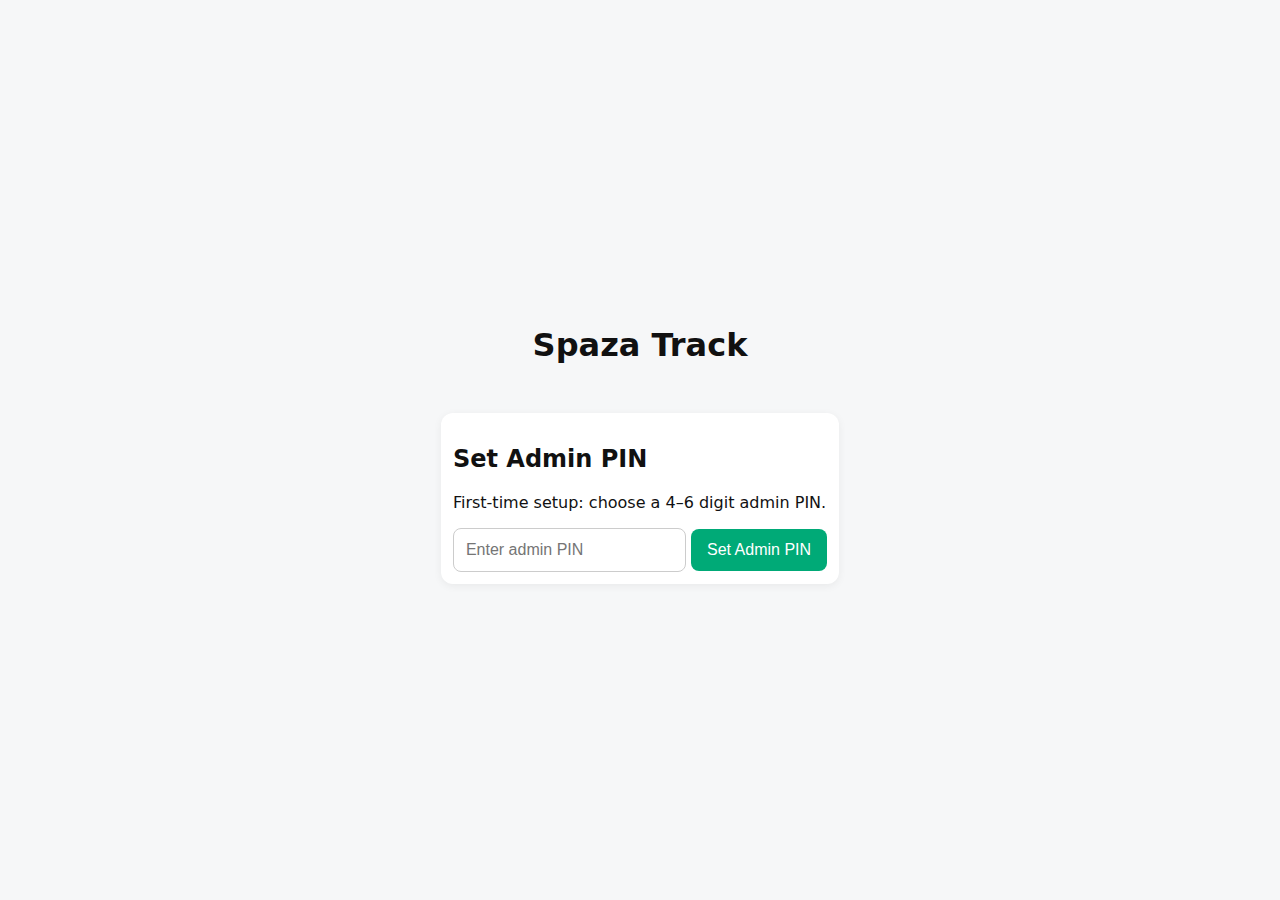
<file: index.html>
<!doctype html>
<html lang="en">
<head>
  <meta charset="utf-8" />
  <meta name="viewport" content="width=device-width, initial-scale=1" />
  <title>Spaza Track</title>
  <link rel="manifest" href="manifest.json" />
  <link rel="stylesheet" href="styles.css" />
  <meta name="theme-color" content="#0a7" />
</head>
<body>
  <div id="auth" class="screen">
    <h1>Spaza Track</h1>
    <div id="pin-setup" class="card">
      <h2>Set Admin PIN</h2>
      <p>First-time setup: choose a 4–6 digit admin PIN.</p>
      <input type="password" id="new-pin" inputmode="numeric" maxlength="6" placeholder="Enter admin PIN" />
      <button id="set-pin-btn" class="primary">Set Admin PIN</button>
    </div>
    <div id="pin-unlock" class="card">
      <h2>Unlock</h2>
      <input type="password" id="pin" inputmode="numeric" maxlength="6" placeholder="Enter PIN" />
      <button id="unlock-btn" class="primary">Unlock</button>
      <p id="pin-error" class="error" aria-live="polite"></p>
    </div>
  </div>

  <div id="app" class="hidden">
    <header>
      <h1>Spaza Track</h1>
      <nav>
        <button class="tab-btn" data-tab="products">Products</button>
        <button class="tab-btn" data-tab="sales">Sales</button>
        <button class="tab-btn" data-tab="summary">Summary</button>
      </nav>
    </header>

    <main>
      <section id="tab-products" class="tab">
        <h2>Products</h2>
        <form id="add-product-form" class="card">
          <label>Name<input id="p-name" required /></label>
          <label>Cost Price (R)<input id="p-cost" type="number" step="0.01" min="0" required /></label>
          <label>Selling Price (R)<input id="p-sell" type="number" step="0.01" min="0" required /></label>
          <label>Quantity<input id="p-qty" type="number" min="0" step="1" max="9999" required /></label>
          <button class="primary" type="submit">Add Product</button>
        </form>

        <div class="card">
          <h3>Stock</h3>
          <div class="filter-row">
            <input id="product-filter" type="search" placeholder="Search products..." aria-label="Search products" />
          </div>
          <table class="list" aria-label="Product list">
            <thead>
              <tr>
                <th>Name</th>
                <th>Cost</th>
                <th>Sell</th>
                <th>Qty</th>
                <th>Actions</th>
              </tr>
            </thead>
            <tbody id="products-tbody"></tbody>
          </table>
        </div>
      </section>

      <section id="tab-sales" class="tab hidden">
        <h2>Record Sale</h2>
        <form id="sale-form" class="card">
          <div class="filter-row">
            <input id="sale-filter" type="search" placeholder="Search products to sell..." aria-label="Search products to sell" />
          </div>
          <label>Product<select id="sale-product" required></select></label>
          <label>Quantity<input id="sale-qty" type="number" min="1" step="1" max="9999" required /></label>
          <button class="primary" type="submit">Sell</button>
        </form>

        <div class="card">
          <h3>Today’s Sales</h3>
          <table class="list" aria-label="Sales list">
            <thead>
              <tr>
                <th>Seller</th>
                <th>Item</th>
                <th>Qty</th>
                <th>Total (R)</th>
                <th id="profit-header">Profit (R)</th>
              </tr>
            </thead>
            <tbody id="sales-tbody"></tbody>
          </table>
        </div>
      </section>

      <section id="tab-summary" class="tab hidden">
        <h2>Daily Summary</h2>
        <div class="card">
          <p id="today-profit" class="profit">Today’s Profit: R0.00</p>
          <p id="stock-alerts" class="alert"></p>
          <button id="refresh-summary" class="secondary">Refresh</button>
        </div>
        <div id="users-card" class="card hidden">
          <h3>Manage Employees</h3>
          <label>Employee Name<input type="text" id="emp-name" placeholder="e.g., John" /></label>
          <label>Employee PIN<input type="password" id="emp-pin" inputmode="numeric" maxlength="6" placeholder="Enter 4–6 digit PIN" /></label>
          <button id="add-emp-btn" class="secondary">Add Employee</button>
          <p id="users-msg" aria-live="polite"></p>
          <ul id="emp-list"></ul>
        </div>
      </section>
    </main>

    <footer>
      <button id="lock-btn" class="secondary">Lock</button>
    </footer>
  </div>

  <script type="module" src="app.js"></script>
  <script>
    if ('serviceWorker' in navigator) {
      window.addEventListener('load', () => {
        const swPath = window.location.pathname.includes('/spaza-track/') ? '/spaza-track/sw.js' : '/sw.js';
        navigator.serviceWorker.register(swPath).catch(console.error);
      });
    }
  </script>
</body>
</html>
</file>
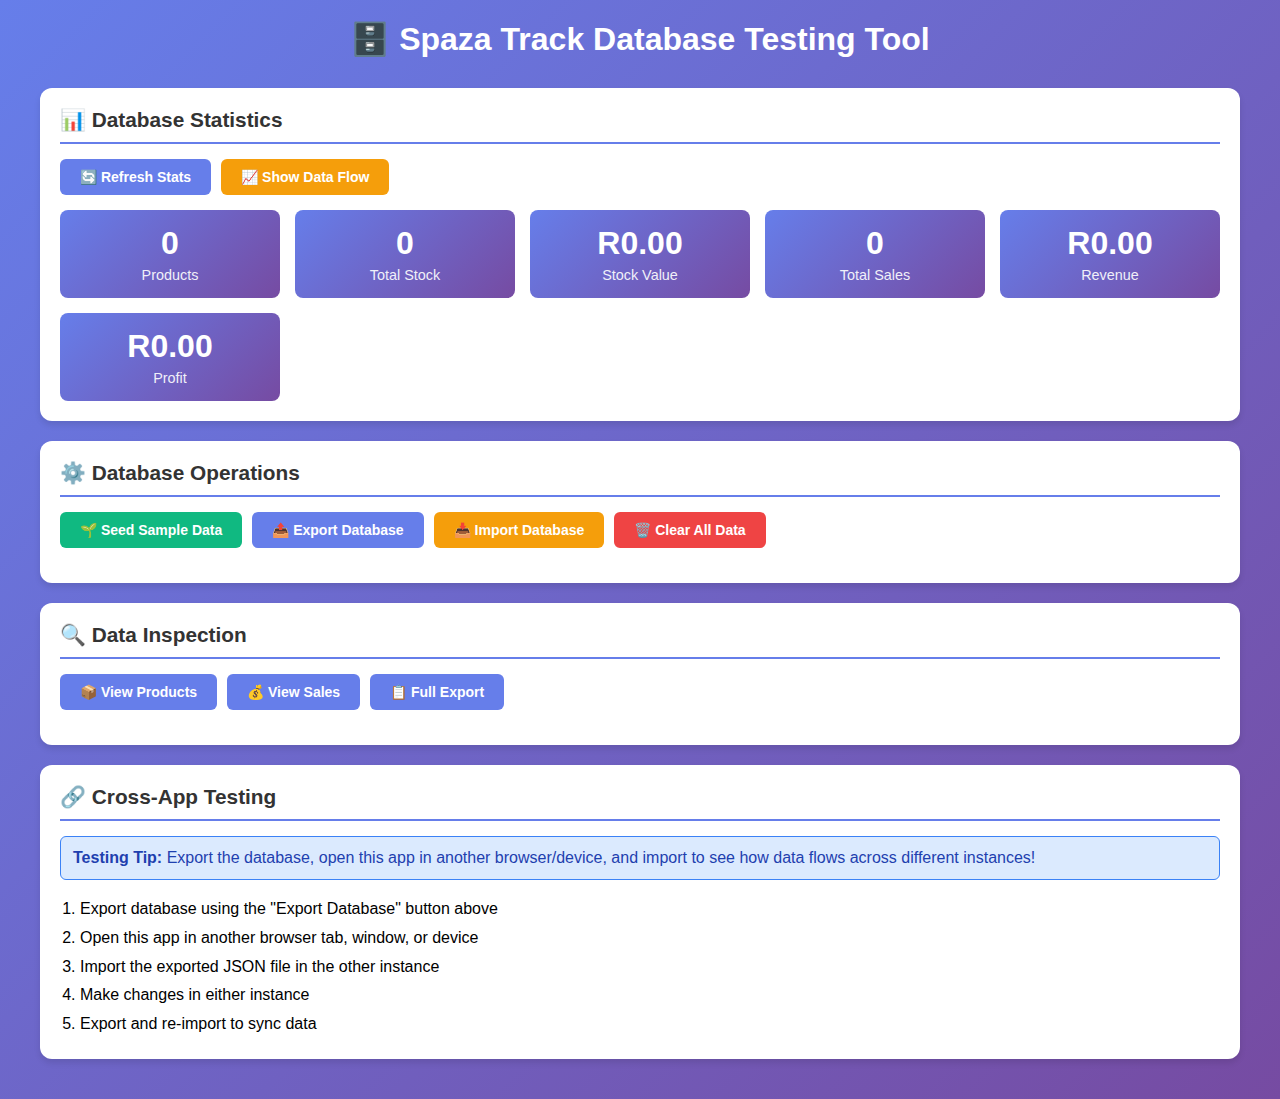
<file: spaza-pwa/db-test.html>
<!DOCTYPE html>
<html lang="en">
<head>
  <meta charset="UTF-8">
  <meta name="viewport" content="width=device-width, initial-scale=1.0">
  <title>Spaza Track - Database Testing</title>
  <style>
    * {
      margin: 0;
      padding: 0;
      box-sizing: border-box;
    }
    body {
      font-family: -apple-system, BlinkMacSystemFont, 'Segoe UI', Roboto, 'Helvetica Neue', Arial, sans-serif;
      background: linear-gradient(135deg, #667eea 0%, #764ba2 100%);
      min-height: 100vh;
      padding: 20px;
    }
    .container {
      max-width: 1200px;
      margin: 0 auto;
    }
    h1 {
      color: white;
      text-align: center;
      margin-bottom: 30px;
      font-size: 2rem;
    }
    .card {
      background: white;
      border-radius: 12px;
      padding: 20px;
      margin-bottom: 20px;
      box-shadow: 0 4px 6px rgba(0, 0, 0, 0.1);
    }
    .card h2 {
      color: #333;
      margin-bottom: 15px;
      font-size: 1.3rem;
      border-bottom: 2px solid #667eea;
      padding-bottom: 10px;
    }
    .btn-group {
      display: flex;
      gap: 10px;
      flex-wrap: wrap;
      margin-bottom: 15px;
    }
    button {
      padding: 10px 20px;
      border: none;
      border-radius: 6px;
      font-size: 14px;
      cursor: pointer;
      transition: all 0.3s;
      font-weight: 600;
    }
    .btn-primary {
      background: #667eea;
      color: white;
    }
    .btn-primary:hover {
      background: #5568d3;
    }
    .btn-success {
      background: #10b981;
      color: white;
    }
    .btn-success:hover {
      background: #059669;
    }
    .btn-danger {
      background: #ef4444;
      color: white;
    }
    .btn-danger:hover {
      background: #dc2626;
    }
    .btn-warning {
      background: #f59e0b;
      color: white;
    }
    .btn-warning:hover {
      background: #d97706;
    }
    pre {
      background: #f3f4f6;
      padding: 15px;
      border-radius: 6px;
      overflow-x: auto;
      font-size: 12px;
      max-height: 400px;
      overflow-y: auto;
    }
    .stats-grid {
      display: grid;
      grid-template-columns: repeat(auto-fit, minmax(200px, 1fr));
      gap: 15px;
      margin-top: 15px;
    }
    .stat-box {
      background: linear-gradient(135deg, #667eea 0%, #764ba2 100%);
      color: white;
      padding: 15px;
      border-radius: 8px;
      text-align: center;
    }
    .stat-box h3 {
      font-size: 2rem;
      margin-bottom: 5px;
    }
    .stat-box p {
      font-size: 0.9rem;
      opacity: 0.9;
    }
    .hidden {
      display: none;
    }
    input[type="file"] {
      padding: 10px;
      border: 2px dashed #667eea;
      border-radius: 6px;
      width: 100%;
      cursor: pointer;
    }
    .alert {
      padding: 12px;
      border-radius: 6px;
      margin-bottom: 15px;
    }
    .alert-success {
      background: #d1fae5;
      color: #065f46;
      border: 1px solid #10b981;
    }
    .alert-error {
      background: #fee2e2;
      color: #991b1b;
      border: 1px solid #ef4444;
    }
    .alert-info {
      background: #dbeafe;
      color: #1e40af;
      border: 1px solid #3b82f6;
    }
  </style>
</head>
<body>
  <div class="container">
    <h1>🗄️ Spaza Track Database Testing Tool</h1>
    
    <div class="card">
      <h2>📊 Database Statistics</h2>
      <div class="btn-group">
        <button class="btn-primary" onclick="loadStats()">🔄 Refresh Stats</button>
        <button class="btn-warning" onclick="showDataFlow()">📈 Show Data Flow</button>
      </div>
      <div id="stats-display"></div>
    </div>
    
    <div class="card">
      <h2>⚙️ Database Operations</h2>
      <div class="btn-group">
        <button class="btn-success" onclick="seedDB()">🌱 Seed Sample Data</button>
        <button class="btn-primary" onclick="exportDB()">📤 Export Database</button>
        <button class="btn-warning" onclick="showImportUI()">📥 Import Database</button>
        <button class="btn-danger" onclick="clearDB()">🗑️ Clear All Data</button>
      </div>
      <div id="import-ui" class="hidden">
        <h3 style="margin: 15px 0 10px 0;">Import Data</h3>
        <input type="file" id="import-file" accept=".json">
        <div style="margin-top: 10px;">
          <label>
            <input type="checkbox" id="merge-mode"> Merge with existing data (don't clear)
          </label>
        </div>
        <button class="btn-success" onclick="importDB()" style="margin-top: 10px;">Import</button>
      </div>
      <div id="operation-result"></div>
    </div>
    
    <div class="card">
      <h2>🔍 Data Inspection</h2>
      <div class="btn-group">
        <button class="btn-primary" onclick="showProducts()">📦 View Products</button>
        <button class="btn-primary" onclick="showSales()">💰 View Sales</button>
        <button class="btn-primary" onclick="showFullExport()">📋 Full Export</button>
      </div>
      <div id="data-display"></div>
    </div>
    
    <div class="card">
      <h2>🔗 Cross-App Testing</h2>
      <div class="alert alert-info">
        <strong>Testing Tip:</strong> Export the database, open this app in another browser/device, 
        and import to see how data flows across different instances!
      </div>
      <ol style="line-height: 1.8; margin-left: 20px;">
        <li>Export database using the "Export Database" button above</li>
        <li>Open this app in another browser tab, window, or device</li>
        <li>Import the exported JSON file in the other instance</li>
        <li>Make changes in either instance</li>
        <li>Export and re-import to sync data</li>
      </ol>
    </div>
  </div>
  
  <script type="module">
    import { 
      exportDatabase, 
      importDatabase, 
      clearDatabase, 
      getDatabaseStats, 
      seedDatabase,
      listProducts,
      listAllSales
    } from './db.js';
    
    window.dbFunctions = {
      exportDatabase,
      importDatabase,
      clearDatabase,
      getDatabaseStats,
      seedDatabase,
      listProducts,
      listAllSales
    };
    
    // Load stats on page load
    window.addEventListener('DOMContentLoaded', () => {
      loadStats();
    });
  </script>
  
  <script>
    function showAlert(message, type = 'success') {
      const resultDiv = document.getElementById('operation-result');
      resultDiv.innerHTML = `<div class="alert alert-${type}">${message}</div>`;
      setTimeout(() => {
        resultDiv.innerHTML = '';
      }, 5000);
    }
    
    async function loadStats() {
      try {
        const stats = await window.dbFunctions.getDatabaseStats();
        const html = `
          <div class="stats-grid">
            <div class="stat-box">
              <h3>${stats.products.count}</h3>
              <p>Products</p>
            </div>
            <div class="stat-box">
              <h3>${stats.products.total_stock}</h3>
              <p>Total Stock</p>
            </div>
            <div class="stat-box">
              <h3>R${stats.products.total_value}</h3>
              <p>Stock Value</p>
            </div>
            <div class="stat-box">
              <h3>${stats.sales.count}</h3>
              <p>Total Sales</p>
            </div>
            <div class="stat-box">
              <h3>R${stats.sales.total_revenue}</h3>
              <p>Revenue</p>
            </div>
            <div class="stat-box">
              <h3>R${stats.sales.total_profit}</h3>
              <p>Profit</p>
            </div>
          </div>
          ${stats.products.low_stock_count > 0 ? `
            <div style="margin-top: 20px; padding: 15px; background: #fef3c7; border-radius: 6px;">
              <strong>⚠️ Low Stock Alert:</strong> ${stats.products.low_stock_count} items
              <ul style="margin-top: 10px;">
                ${stats.products.low_stock_items.map(item => `<li>${item.name}: ${item.quantity} left</li>`).join('')}
              </ul>
            </div>
          ` : ''}
        `;
        document.getElementById('stats-display').innerHTML = html;
      } catch (error) {
        showAlert('Error loading stats: ' + error.message, 'error');
      }
    }
    
    async function showDataFlow() {
      try {
        const stats = await window.dbFunctions.getDatabaseStats();
        const html = `
          <h3 style="margin-top: 20px;">📈 Sales by Date</h3>
          <pre>${JSON.stringify(stats.sales.by_date, null, 2)}</pre>
          <h3 style="margin-top: 20px;">📦 Low Stock Items</h3>
          <pre>${JSON.stringify(stats.products.low_stock_items, null, 2)}</pre>
        `;
        document.getElementById('stats-display').innerHTML += html;
      } catch (error) {
        showAlert('Error showing data flow: ' + error.message, 'error');
      }
    }
    
    async function seedDB() {
      if (!confirm('This will add sample products to the database. Continue?')) return;
      try {
        const result = await window.dbFunctions.seedDatabase();
        showAlert(`✅ ${result.products_added} sample products added!`, 'success');
        await loadStats();
      } catch (error) {
        showAlert('Error seeding database: ' + error.message, 'error');
      }
    }
    
    async function exportDB() {
      try {
        const data = await window.dbFunctions.exportDatabase();
        const json = JSON.stringify(data, null, 2);
        const blob = new Blob([json], { type: 'application/json' });
        const url = URL.createObjectURL(blob);
        const a = document.createElement('a');
        a.href = url;
        a.download = `spaza-db-export-${new Date().toISOString().slice(0,10)}.json`;
        a.click();
        URL.revokeObjectURL(url);
        showAlert('✅ Database exported successfully!', 'success');
      } catch (error) {
        showAlert('Error exporting database: ' + error.message, 'error');
      }
    }
    
    function showImportUI() {
      document.getElementById('import-ui').classList.toggle('hidden');
    }
    
    async function importDB() {
      const fileInput = document.getElementById('import-file');
      const mergeMode = document.getElementById('merge-mode').checked;
      
      if (!fileInput.files || fileInput.files.length === 0) {
        showAlert('Please select a file to import', 'error');
        return;
      }
      
      const file = fileInput.files[0];
      const reader = new FileReader();
      
      reader.onload = async (e) => {
        try {
          const data = JSON.parse(e.target.result);
          const result = await window.dbFunctions.importDatabase(data, { merge: mergeMode });
          showAlert(`✅ Imported ${result.imported_products} products and ${result.imported_sales} sales!`, 'success');
          await loadStats();
          document.getElementById('import-ui').classList.add('hidden');
        } catch (error) {
          showAlert('Error importing database: ' + error.message, 'error');
        }
      };
      
      reader.readAsText(file);
    }
    
    async function clearDB() {
      if (!confirm('⚠️ This will delete ALL data! Are you sure?')) return;
      if (!confirm('Really? This cannot be undone!')) return;
      try {
        await window.dbFunctions.clearDatabase();
        showAlert('✅ Database cleared!', 'success');
        await loadStats();
      } catch (error) {
        showAlert('Error clearing database: ' + error.message, 'error');
      }
    }
    
    async function showProducts() {
      try {
        const products = await window.dbFunctions.listProducts();
        document.getElementById('data-display').innerHTML = `
          <h3 style="margin-top: 20px;">📦 Products (${products.length})</h3>
          <pre>${JSON.stringify(products, null, 2)}</pre>
        `;
      } catch (error) {
        showAlert('Error loading products: ' + error.message, 'error');
      }
    }
    
    async function showSales() {
      try {
        const sales = await window.dbFunctions.listAllSales();
        document.getElementById('data-display').innerHTML = `
          <h3 style="margin-top: 20px;">💰 Sales (${sales.length})</h3>
          <pre>${JSON.stringify(sales, null, 2)}</pre>
        `;
      } catch (error) {
        showAlert('Error loading sales: ' + error.message, 'error');
      }
    }
    
    async function showFullExport() {
      try {
        const data = await window.dbFunctions.exportDatabase();
        document.getElementById('data-display').innerHTML = `
          <h3 style="margin-top: 20px;">📋 Full Database Export</h3>
          <pre>${JSON.stringify(data, null, 2)}</pre>
        `;
      } catch (error) {
        showAlert('Error showing export: ' + error.message, 'error');
      }
    }
    
    window.loadStats = loadStats;
    window.showDataFlow = showDataFlow;
    window.seedDB = seedDB;
    window.exportDB = exportDB;
    window.showImportUI = showImportUI;
    window.importDB = importDB;
    window.clearDB = clearDB;
    window.showProducts = showProducts;
    window.showSales = showSales;
    window.showFullExport = showFullExport;
  </script>
</body>
</html>
</file>
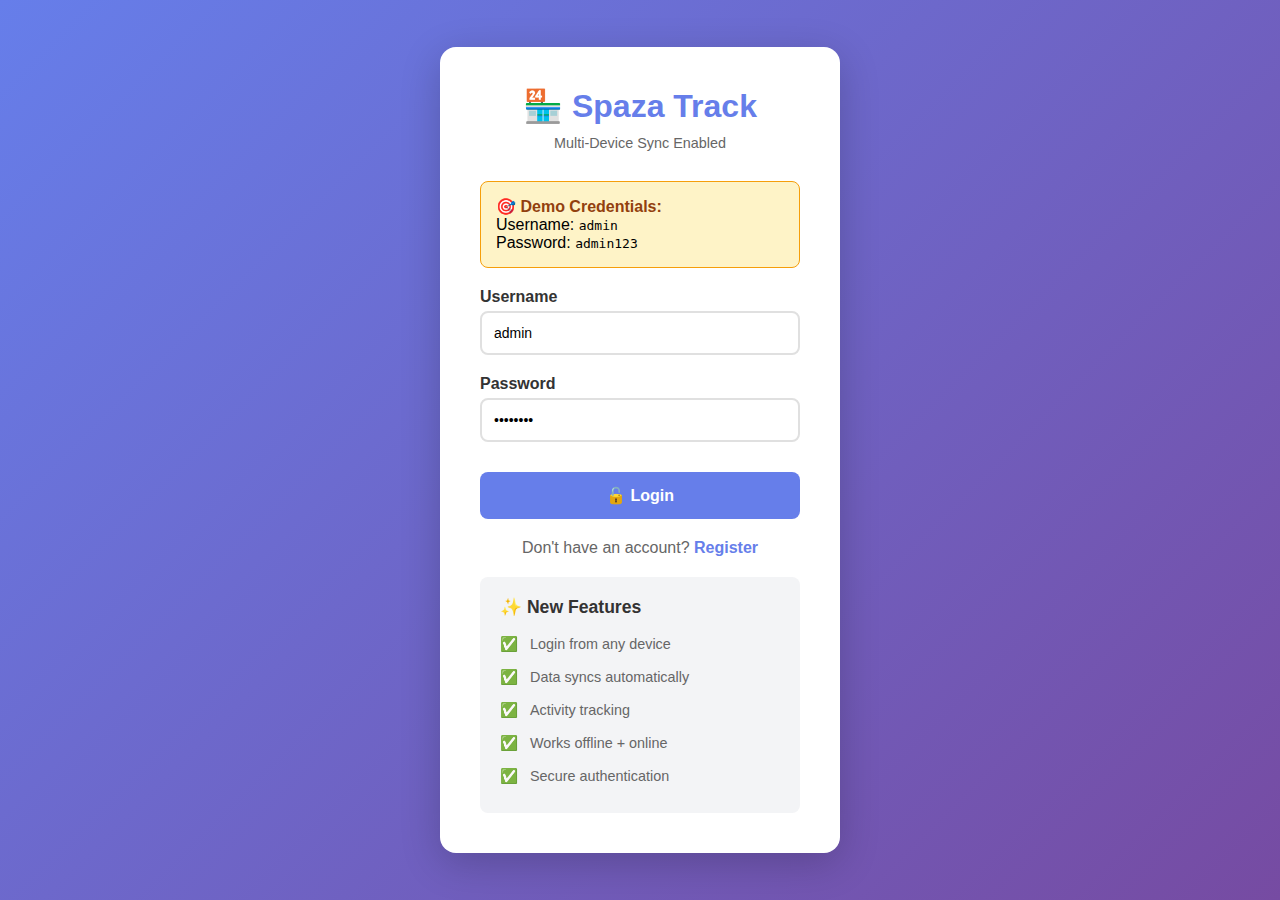
<file: spaza-pwa/login.html>
<!DOCTYPE html>
<html lang="en">
<head>
  <meta charset="UTF-8">
  <meta name="viewport" content="width=device-width, initial-scale=1.0">
  <title>Spaza Track - Login</title>
  <style>
    * {
      margin: 0;
      padding: 0;
      box-sizing: border-box;
    }
    body {
      font-family: -apple-system, BlinkMacSystemFont, 'Segoe UI', Roboto, sans-serif;
      background: linear-gradient(135deg, #667eea 0%, #764ba2 100%);
      min-height: 100vh;
      display: flex;
      align-items: center;
      justify-content: center;
      padding: 20px;
    }
    .container {
      background: white;
      border-radius: 16px;
      padding: 40px;
      max-width: 400px;
      width: 100%;
      box-shadow: 0 10px 40px rgba(0, 0, 0, 0.2);
    }
    h1 {
      text-align: center;
      color: #667eea;
      margin-bottom: 10px;
      font-size: 2rem;
    }
    .subtitle {
      text-align: center;
      color: #666;
      margin-bottom: 30px;
      font-size: 0.9rem;
    }
    .form-group {
      margin-bottom: 20px;
    }
    label {
      display: block;
      margin-bottom: 5px;
      color: #333;
      font-weight: 600;
    }
    input {
      width: 100%;
      padding: 12px;
      border: 2px solid #e0e0e0;
      border-radius: 8px;
      font-size: 14px;
      transition: border 0.3s;
    }
    input:focus {
      outline: none;
      border-color: #667eea;
    }
    button {
      width: 100%;
      padding: 14px;
      background: #667eea;
      color: white;
      border: none;
      border-radius: 8px;
      font-size: 16px;
      font-weight: 600;
      cursor: pointer;
      transition: background 0.3s;
      margin-top: 10px;
    }
    button:hover {
      background: #5568d3;
    }
    .btn-secondary {
      background: #10b981;
    }
    .btn-secondary:hover {
      background: #059669;
    }
    .alert {
      padding: 12px;
      border-radius: 8px;
      margin-bottom: 20px;
      display: none;
    }
    .alert.show {
      display: block;
    }
    .alert-error {
      background: #fee2e2;
      color: #991b1b;
      border: 1px solid #ef4444;
    }
    .alert-success {
      background: #d1fae5;
      color: #065f46;
      border: 1px solid #10b981;
    }
    .toggle-form {
      text-align: center;
      margin-top: 20px;
      color: #666;
    }
    .toggle-form a {
      color: #667eea;
      text-decoration: none;
      font-weight: 600;
    }
    .feature-list {
      background: #f3f4f6;
      padding: 20px;
      border-radius: 8px;
      margin-top: 20px;
    }
    .feature-list h3 {
      color: #333;
      margin-bottom: 10px;
      font-size: 1.1rem;
    }
    .feature-list ul {
      list-style: none;
      padding: 0;
    }
    .feature-list li {
      padding: 8px 0;
      color: #666;
      font-size: 0.9rem;
    }
    .feature-list li:before {
      content: "✅ ";
      margin-right: 8px;
    }
    .demo-info {
      background: #fef3c7;
      padding: 15px;
      border-radius: 8px;
      margin-bottom: 20px;
      border: 1px solid #f59e0b;
    }
    .demo-info strong {
      color: #92400e;
    }
    .hidden {
      display: none;
    }
  </style>
</head>
<body>
  <div class="container">
    <h1>🏪 Spaza Track</h1>
    <p class="subtitle">Multi-Device Sync Enabled</p>
    
    <div class="demo-info">
      <strong>🎯 Demo Credentials:</strong><br>
      Username: <code>admin</code><br>
      Password: <code>admin123</code>
    </div>
    
    <div class="alert" id="alert"></div>
    
    <!-- Login Form -->
    <form id="login-form">
      <div class="form-group">
        <label>Username</label>
        <input type="text" id="login-username" required value="admin">
      </div>
      <div class="form-group">
        <label>Password</label>
        <input type="password" id="login-password" required value="admin123">
      </div>
      <button type="submit">🔓 Login</button>
      <div class="toggle-form">
        Don't have an account? <a href="#" onclick="toggleForm(); return false;">Register</a>
      </div>
    </form>
    
    <!-- Register Form -->
    <form id="register-form" class="hidden">
      <div class="form-group">
        <label>Full Name</label>
        <input type="text" id="reg-fullname" required>
      </div>
      <div class="form-group">
        <label>Email</label>
        <input type="email" id="reg-email" required>
      </div>
      <div class="form-group">
        <label>Username</label>
        <input type="text" id="reg-username" required>
      </div>
      <div class="form-group">
        <label>Password</label>
        <input type="password" id="reg-password" required>
      </div>
      <div class="form-group">
        <label>Role</label>
        <select id="reg-role" style="width: 100%; padding: 12px; border: 2px solid #e0e0e0; border-radius: 8px;">
          <option value="employee">Employee</option>
          <option value="manager">Manager</option>
          <option value="admin">Admin</option>
        </select>
      </div>
      <button type="submit" class="btn-secondary">📝 Register</button>
      <div class="toggle-form">
        Already have an account? <a href="#" onclick="toggleForm(); return false;">Login</a>
      </div>
    </form>
    
    <div class="feature-list">
      <h3>✨ New Features</h3>
      <ul>
        <li>Login from any device</li>
        <li>Data syncs automatically</li>
        <li>Activity tracking</li>
        <li>Works offline + online</li>
        <li>Secure authentication</li>
      </ul>
    </div>
  </div>
  
  <script type="module">
    import { login, register } from './api-client.js';
    
    const API_BASE = 'http://localhost:8000/api';
    
    function showAlert(message, type = 'error') {
      const alert = document.getElementById('alert');
      alert.textContent = message;
      alert.className = `alert alert-${type} show`;
      setTimeout(() => alert.classList.remove('show'), 5000);
    }
    
    // Login
    document.getElementById('login-form').addEventListener('submit', async (e) => {
      e.preventDefault();
      const username = document.getElementById('login-username').value;
      const password = document.getElementById('login-password').value;
      
      try {
        const data = await login(username, password);
        showAlert(`Welcome ${data.user.full_name || data.user.username}!`, 'success');
        setTimeout(() => {
          window.location.href = 'app-online.html';
        }, 1000);
      } catch (error) {
        showAlert(error.message || 'Login failed');
      }
    });
    
    // Register
    document.getElementById('register-form').addEventListener('submit', async (e) => {
      e.preventDefault();
      const fullName = document.getElementById('reg-fullname').value;
      const email = document.getElementById('reg-email').value;
      const username = document.getElementById('reg-username').value;
      const password = document.getElementById('reg-password').value;
      const role = document.getElementById('reg-role').value;
      
      try {
        const data = await register(username, email, password, fullName, role);
        showAlert(`Account created! Welcome ${data.user.full_name}!`, 'success');
        setTimeout(() => {
          window.location.href = 'app-online.html';
        }, 1000);
      } catch (error) {
        showAlert(error.message || 'Registration failed');
      }
    });
    
    window.toggleForm = function() {
      document.getElementById('login-form').classList.toggle('hidden');
      document.getElementById('register-form').classList.toggle('hidden');
    };
  </script>
</body>
</html>
</file>
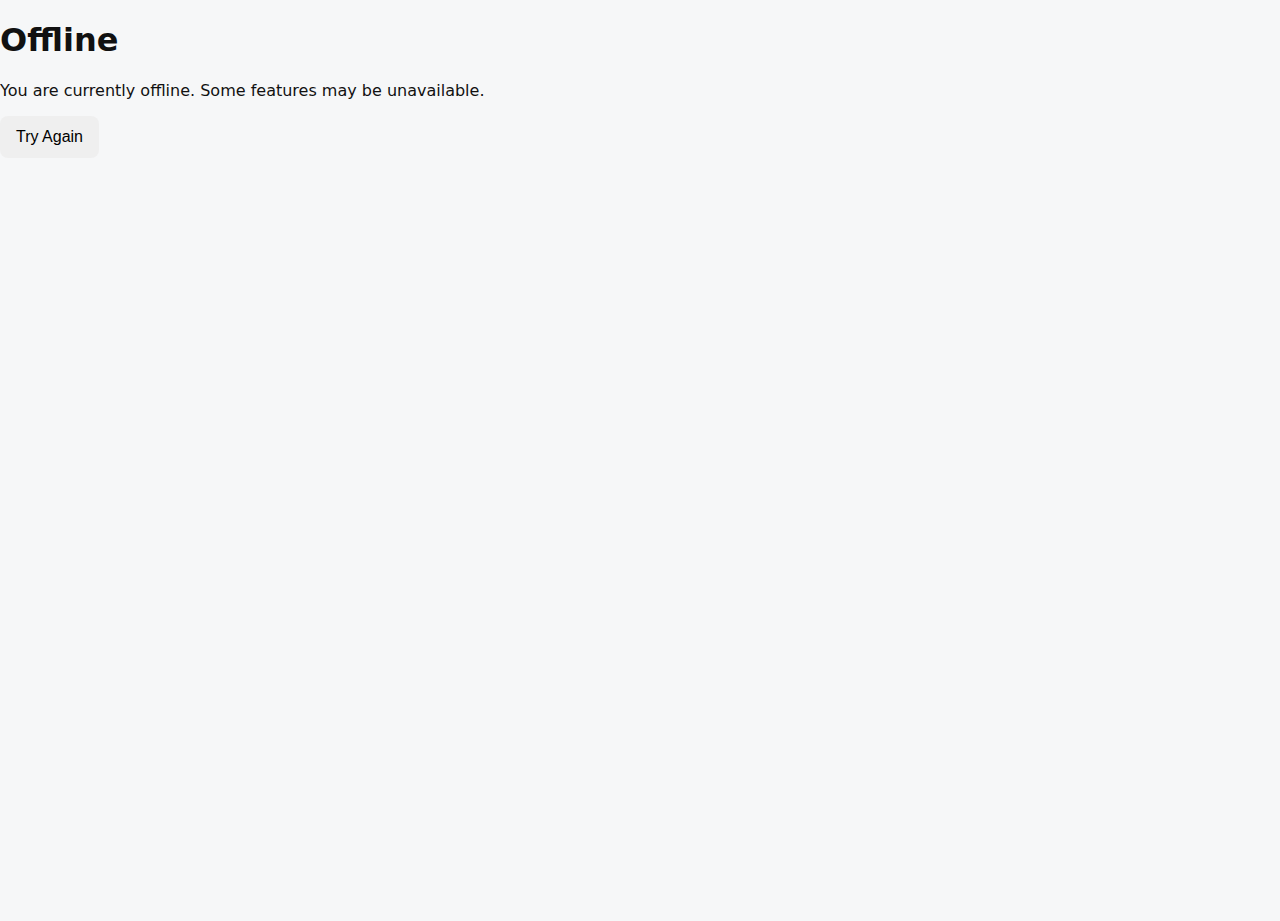
<file: spaza-pwa/offline.html>
<!doctype html>
<html lang="en">
<head>
  <meta charset="utf-8" />
  <meta name="viewport" content="width=device-width, initial-scale=1" />
  <title>Offline - Spaza Track</title>
  <link rel="stylesheet" href="styles.css" />
  <meta name="theme-color" content="#0a7" />
</head>
<body>
  <div class="offline-container">
    <h1>Offline</h1>
    <p>You are currently offline. Some features may be unavailable.</p>
    <button onclick="location.reload()">Try Again</button>
  </div>
</body>
</html>
</file>
<file: styles.css>
* { box-sizing: border-box; }
html, body { height: 100%; }
body { margin: 0; font-family: system-ui, -apple-system, Segoe UI, Roboto, sans-serif; background: #f6f7f8; color: #111; }
header { background: #0a7; color: #fff; padding: 12px 16px; }
header h1 { margin: 0 0 8px; font-size: 20px; }
nav { display: flex; gap: 8px; }
.tab-btn { flex: 1; padding: 12px; font-size: 16px; border: none; border-radius: 8px; background: #fff3; color: #fff; }
.tab-btn:focus { outline: 2px solid #fff; }
main { padding: 12px; }
.card { background: #fff; border-radius: 12px; padding: 12px; margin: 12px 0; box-shadow: 0 2px 8px rgba(0,0,0,0.06); }
.filter-row { margin: 6px 0 12px; }
#product-filter { width: 100%; padding: 12px; font-size: 16px; border-radius: 10px; border: 1px solid #ccc; }
#sale-filter { width: 100%; padding: 12px; font-size: 16px; border-radius: 10px; border: 1px solid #ccc; }
label { display: flex; flex-direction: column; gap: 6px; margin-bottom: 8px; font-size: 14px; }
input, select { padding: 12px; font-size: 16px; border-radius: 8px; border: 1px solid #ccc; }
button { padding: 12px 16px; font-size: 16px; border-radius: 8px; border: none; cursor: pointer; }
button.primary { background: #0a7; color: #fff; }
button.secondary { background: #eee; }
.list { width: 100%; border-collapse: collapse; }
.list th, .list td { padding: 8px; border-bottom: 1px solid #eee; font-size: 14px; }
.list th { text-align: left; }
.profit { font-size: 20px; font-weight: 600; }
.alert { color: #c00; }
footer { display: flex; justify-content: center; padding: 16px; }
.screen { display: flex; flex-direction: column; align-items: center; justify-content: center; height: 100vh; gap: 16px; }
.hidden { display: none; }
.error { color: #c00; }
.inline-actions { display: flex; gap: 8px; flex-wrap: wrap; align-items: center; }
.inline-actions button { padding: 10px 12px; }
.restock-input { width: 72px; min-width: 64px; padding: 10px; }
@media (max-width: 480px) { .inline-actions { gap: 6px; } .inline-actions button { flex: 1 1 100px; } .restock-input { width: 64px; } }
@media (min-width: 768px) { main { max-width: 720px; margin: 0 auto; } }
.modal { position: fixed; top: 0; left: 0; width: 100%; height: 100%; background: rgba(0,0,0,0.5); display: flex; align-items: center; justify-content: center; z-index: 999; }
.modal-content { background: #fff; padding: 16px; border-radius: 12px; min-width: 280px; box-shadow: 0 4px 16px rgba(0,0,0,0.2); }
.modal-content h3 { margin-top: 0; }
.modal-content label { margin-bottom: 12px; }
.modal-content button { margin-right: 8px; margin-top: 12px; }
</file>
<file: spaza-pwa/styles.css>
* { box-sizing: border-box; }
html, body { height: 100%; }
body { margin: 0; font-family: system-ui, -apple-system, Segoe UI, Roboto, sans-serif; background: #f6f7f8; color: #111; }
header { background: #0a7; color: #fff; padding: 12px 16px; }
header h1 { margin: 0 0 8px; font-size: 20px; }
nav { display: flex; gap: 8px; }
.tab-btn { flex: 1; padding: 12px; font-size: 16px; border: none; border-radius: 8px; background: #fff3; color: #fff; }
.tab-btn:focus { outline: 2px solid #fff; }
main { padding: 12px; }
.card { background: #fff; border-radius: 12px; padding: 12px; margin: 12px 0; box-shadow: 0 2px 8px rgba(0,0,0,0.06); }
.filter-row { margin: 6px 0 12px; }
#product-filter { width: 100%; padding: 12px; font-size: 16px; border-radius: 10px; border: 1px solid #ccc; }
#sale-filter { width: 100%; padding: 12px; font-size: 16px; border-radius: 10px; border: 1px solid #ccc; }
label { display: flex; flex-direction: column; gap: 6px; margin-bottom: 8px; font-size: 14px; }
input, select { padding: 12px; font-size: 16px; border-radius: 8px; border: 1px solid #ccc; }
button { padding: 12px 16px; font-size: 16px; border-radius: 8px; border: none; cursor: pointer; }
button.primary { background: #0a7; color: #fff; }
button.secondary { background: #eee; }
.list { width: 100%; border-collapse: collapse; }
.list th, .list td { padding: 8px; border-bottom: 1px solid #eee; font-size: 14px; }
.list th { text-align: left; }
.profit { font-size: 20px; font-weight: 600; }
.alert { color: #c00; }
footer { display: flex; justify-content: center; padding: 16px; }
.screen { display: flex; flex-direction: column; align-items: center; justify-content: center; height: 100vh; gap: 16px; }
.hidden { display: none; }
.error { color: #c00; }
.inline-actions { display: flex; gap: 8px; flex-wrap: wrap; align-items: center; }
.inline-actions button { padding: 10px 12px; }
.restock-input { width: 72px; min-width: 64px; padding: 10px; }
@media (max-width: 480px) { .inline-actions { gap: 6px; } .inline-actions button { flex: 1 1 100px; } .restock-input { width: 64px; } }
@media (min-width: 768px) { main { max-width: 720px; margin: 0 auto; } }
.modal { position: fixed; top: 0; left: 0; width: 100%; height: 100%; background: rgba(0,0,0,0.5); display: flex; align-items: center; justify-content: center; z-index: 999; }
.modal-content { background: #fff; padding: 16px; border-radius: 12px; min-width: 280px; box-shadow: 0 4px 16px rgba(0,0,0,0.2); }
.modal-content h3 { margin-top: 0; }
.modal-content label { margin-bottom: 12px; }
.modal-content button { margin-right: 8px; margin-top: 12px; }
</file>
